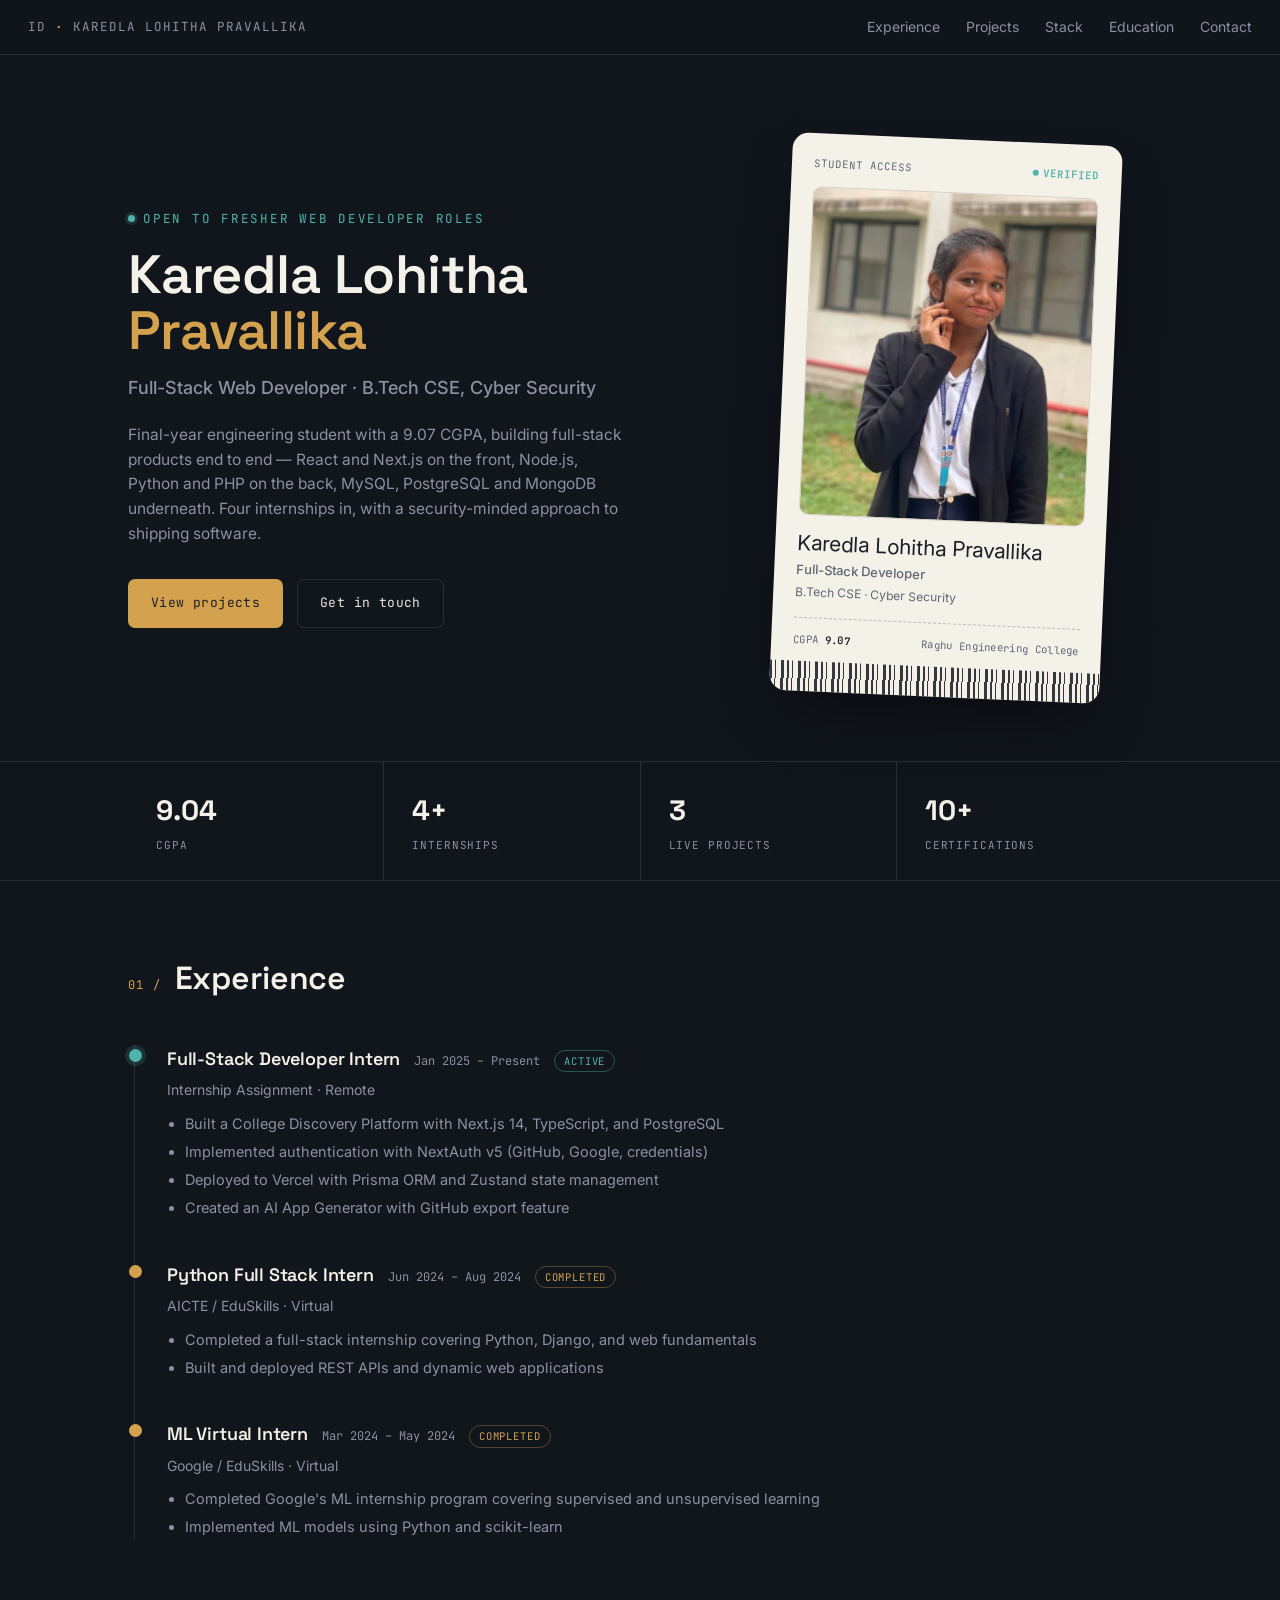
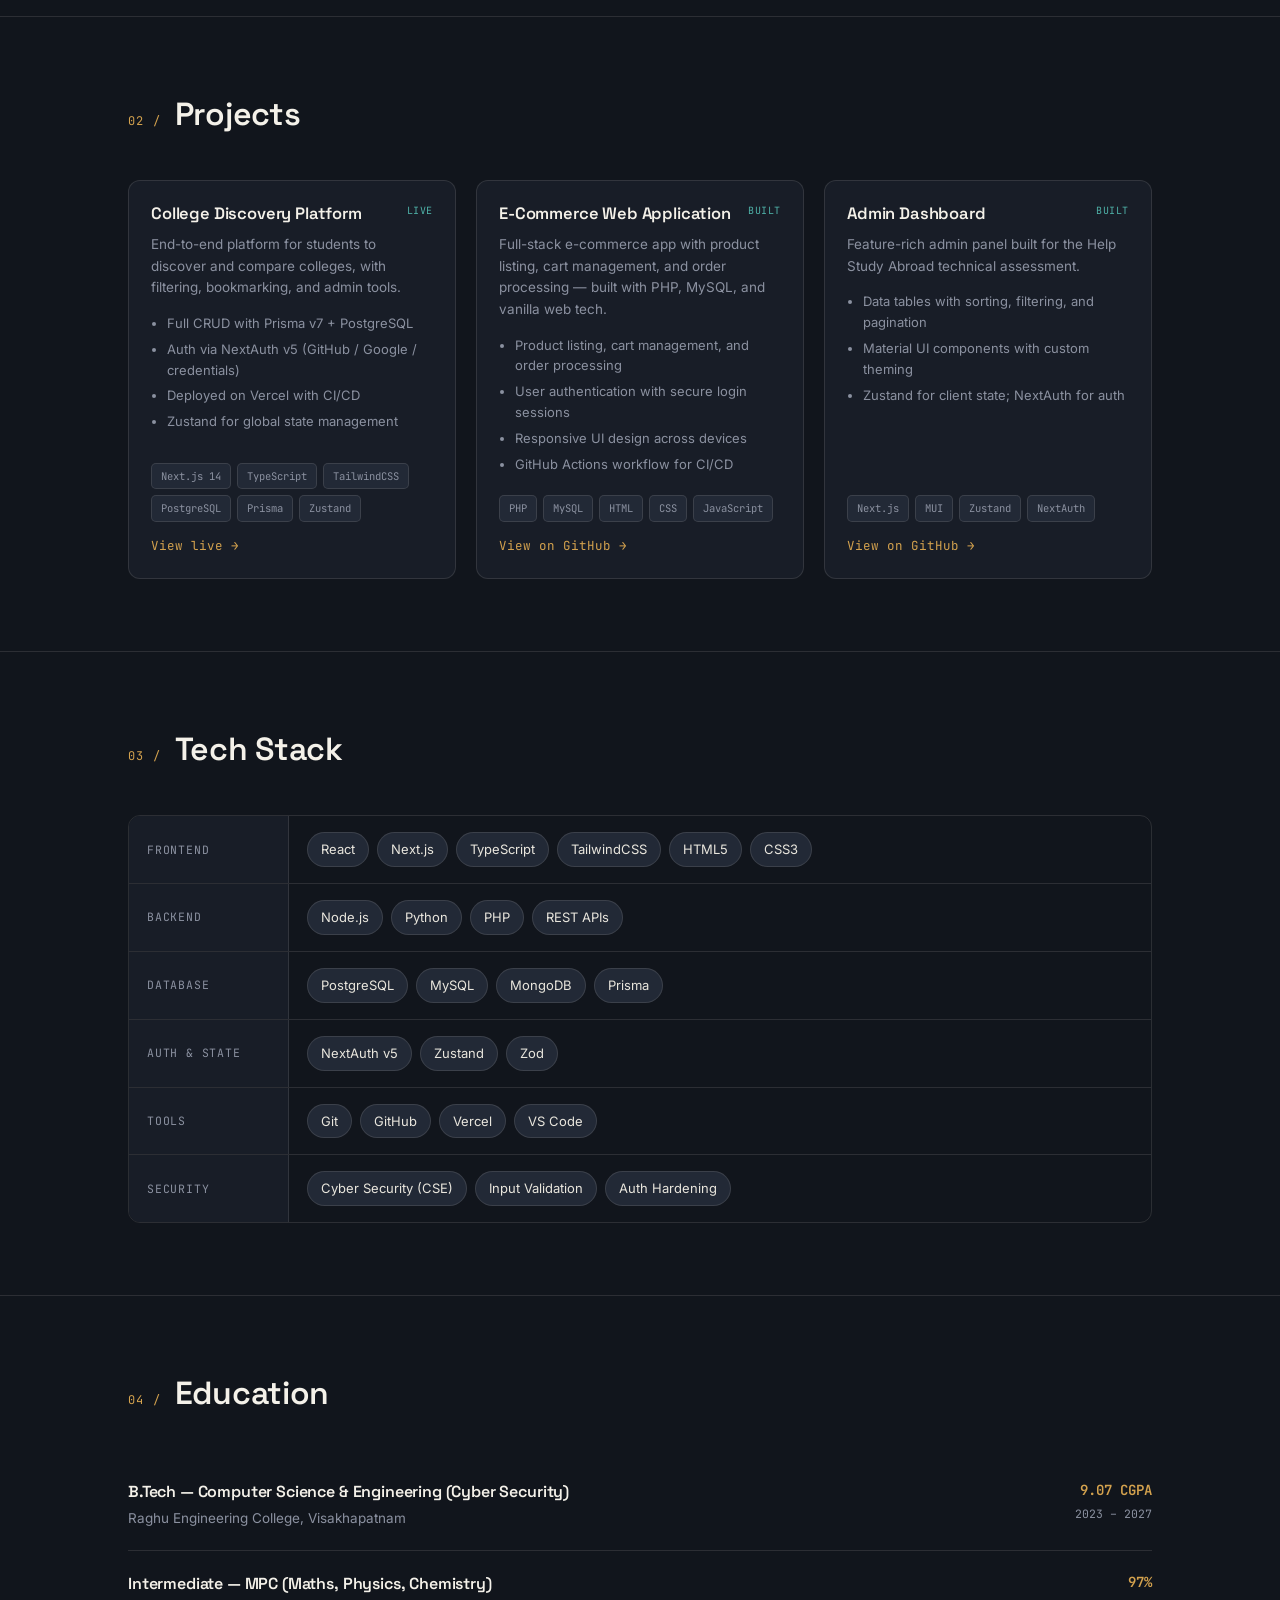
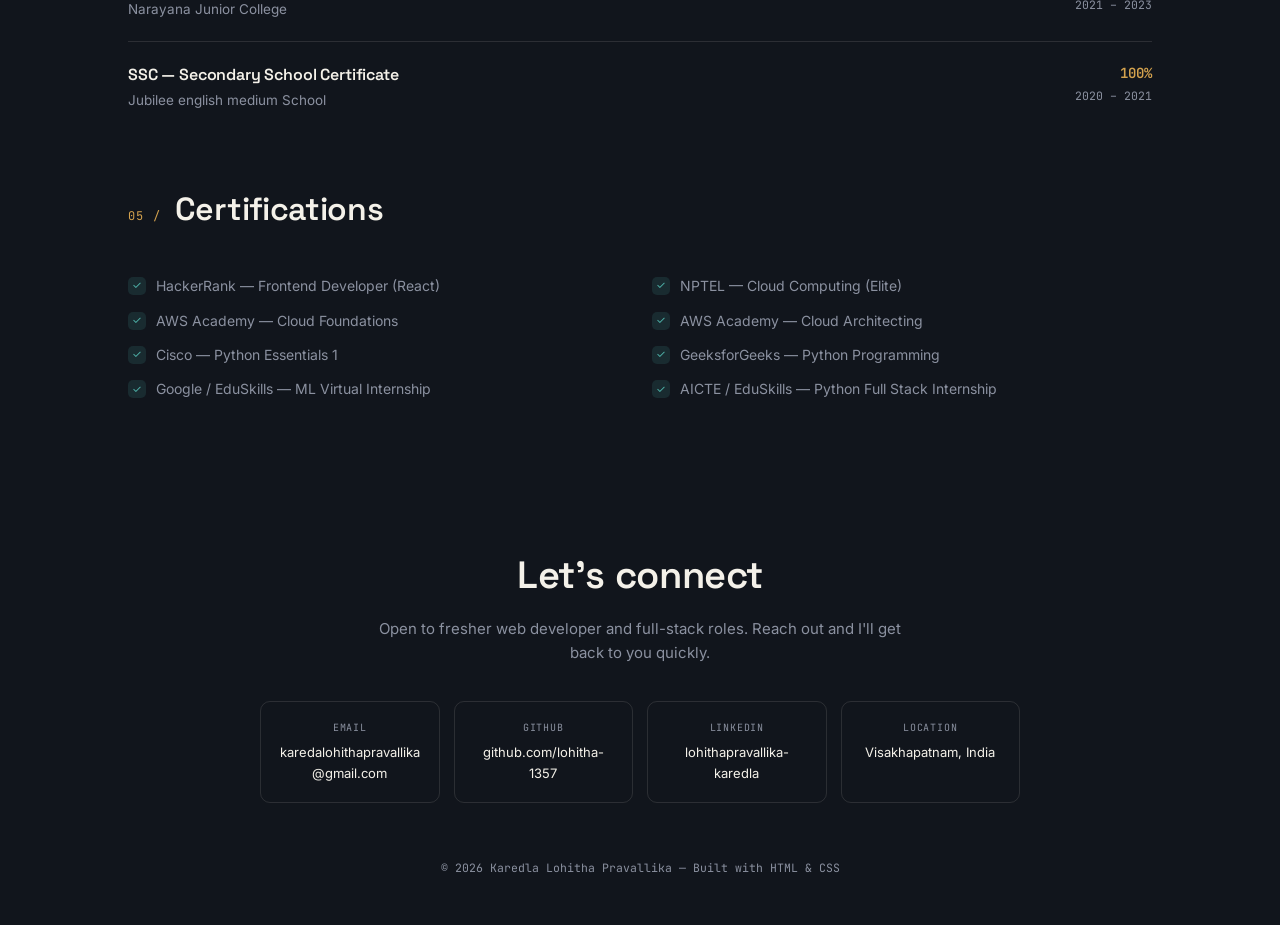
<file: index.html>
<!DOCTYPE html>
<html>
<head>
  
  <title>Karedla Lohitha Pravallika — Full Stack Developer</title>
  <meta name="description" content="Portfolio of Karedla Lohitha Pravallika, B.Tech CSE (Cyber Security) student and full-stack web developer.">

  <!-- Google Fonts: 3 typefaces with different roles
       Space Grotesk  → headings (personality)
       Inter          → body text (readable)
       JetBrains Mono → labels, tags, code (technical feel) -->
  <link rel="preconnect" href="https://fonts.googleapis.com">
  <link rel="preconnect" href="https://fonts.gstatic.com" crossorigin>
  <link href="https://fonts.googleapis.com/css2?family=Space+Grotesk:wght@400;500;600;700&family=Inter:wght@400;500;600&family=JetBrains+Mono:wght@400;500;600&display=swap" rel="stylesheet">

  <!-- All styles live in style.css — nothing inline here -->
  <link rel="stylesheet" href="style.css">
</head>
<body>


  <!-- =====================================================
       NAVIGATION BAR
       Sticky — stays at top as you scroll.
       ===================================================== -->
  <header class="nav">
    <div class="nav-inner">

      <!-- Left: identity label -->
      <div class="nav-id mono">ID <b>·</b> KAREDLA LOHITHA PRAVALLIKA</div>

      <!-- Right: section links -->
      <nav class="nav-links">
        <a href="#experience">Experience</a>
        <a href="#projects">Projects</a>
        <a href="#stack">Stack</a>
        <a href="#education">Education</a>
        <a href="#contact">Contact</a>
      </nav>

    </div>
  </header>


  <!-- =====================================================
       HERO SECTION
       Left: intro text + CTA buttons
       Right: ID badge card with photo
       ===================================================== -->
  <section class="hero">
    <div class="wrap hero-grid">

      <!-- LEFT COLUMN — text content -->
      <div>
        <!-- Small label above the name -->
        <div class="eyebrow">
          <span class="dot"></span>
          OPEN TO FRESHER WEB DEVELOPER ROLES
        </div>

        <!-- Main heading — last name in gold accent -->
        <h1>Karedla Lohitha <span>Pravallika</span></h1>

        <!-- One-liner role description -->
        <div class="hero-role">Full-Stack Web Developer · B.Tech CSE, Cyber Security</div>

        <!-- Short bio paragraph -->
        <p class="hero-summary">
          Final-year engineering student with a 9.07 CGPA, building full-stack products
          end to end — React and Next.js on the front, Node.js, Python and PHP on the back,
          MySQL, PostgreSQL and MongoDB underneath. Four internships in, with a
          security-minded approach to shipping software.
        </p>

        <!-- Call-to-action buttons -->
        <div class="hero-cta">
          <a class="btn btn-solid" href="#projects">View projects</a>
          <a class="btn btn-ghost" href="#contact">Get in touch</a>
        </div>
      </div><!-- /LEFT COLUMN -->


      <!-- RIGHT COLUMN — ID Badge card -->
      <div class="badge-stage">
        <div class="badge">

          <!-- Badge header row -->
          <div class="badge-top">
            <span>Student Access</span>
            <span class="live">Verified</span>
          </div>

          <!-- Profile photo -->
          <div class="badge-photo">
            <!--
              Replace the src with your actual photo URL or file path.
              The base64 data from the original has been removed here
              for readability — add it back or use a real image file.
              Example: <img src="photo.jpg" alt="Lohitha Pravallika">
            -->
            <img src="photo.jpeg" alt="Karedla Lohitha Pravallika">
          </div>

          <!-- Name and role on the badge -->
          <div class="badge-name">Karedla Lohitha Pravallika</div>
          <div class="badge-role">Full-Stack Developer</div>
          <div class="badge-sub">B.Tech CSE · Cyber Security</div>

          <!-- Dashed divider -->
          <hr class="badge-div">

          <!-- Footer row: CGPA + college -->
          <div class="badge-foot">
            <span>CGPA <b>9.07</b></span>
            <span>Raghu Engineering College</span>
          </div>

          <!-- Decorative barcode strip at the bottom -->
          <div class="barcode"></div>

        </div>
      </div><!-- /RIGHT COLUMN (badge) -->

    </div>
  </section><!-- /HERO -->


  <!-- =====================================================
       STATS STRIP
       Quick numbers at a glance.
       ===================================================== -->
  <div class="stats">
    <div class="wrap stats-inner">

      <div class="stat">
        <div class="num">9.04</div>
        <div class="lab">CGPA</div>
      </div>

      <div class="stat">
        <div class="num">4+</div>
        <div class="lab">Internships</div>
      </div>

      <div class="stat">
        <div class="num">3</div>
        <div class="lab">Live Projects</div>
      </div>

      <div class="stat">
        <div class="num">10+</div>
        <div class="lab">Certifications</div>
      </div>

    </div>
  </div><!-- /STATS -->


  <!-- =====================================================
       EXPERIENCE SECTION
       A vertical timeline of roles (log).
       Each item can be "active" (current) or "done" (past).
       ===================================================== -->
  <section id="experience">
    <div class="wrap">

      <!-- Section header -->
      <div class="sec-head reveal">
        <span class="sec-tag">01 /</span>
        <h2>Experience</h2>
      </div>

      <!-- Timeline container — left border is the vertical line -->
      <div class="log reveal">

        <!-- ── Active role (teal marker) ── -->
        <div class="log-item active">
          <div class="log-marker"></div>

          <div class="log-head">
            <h3>Full-Stack Developer Intern</h3>
            <span class="log-time">Jan 2025 – Present</span>
            <span class="log-status">Active</span>
          </div>

          <div class="log-org">Internship Assignment · Remote</div>

          <ul>
            <li>Built a College Discovery Platform with Next.js 14, TypeScript, and PostgreSQL</li>
            <li>Implemented authentication with NextAuth v5 (GitHub, Google, credentials)</li>
            <li>Deployed to Vercel with Prisma ORM and Zustand state management</li>
            <li>Created an AI App Generator with GitHub export feature</li>
          </ul>
        </div>

        <!-- ── Past role (gold marker) ── -->
        <div class="log-item done">
          <div class="log-marker"></div>

          <div class="log-head">
            <h3>Python Full Stack Intern</h3>
            <span class="log-time">Jun 2024 – Aug 2024</span>
            <span class="log-status">Completed</span>
          </div>

          <div class="log-org">AICTE / EduSkills · Virtual</div>

          <ul>
            <li>Completed a full-stack internship covering Python, Django, and web fundamentals</li>
            <li>Built and deployed REST APIs and dynamic web applications</li>
          </ul>
        </div>

        <!-- ── Past role ── -->
        <div class="log-item done">
          <div class="log-marker"></div>

          <div class="log-head">
            <h3>ML Virtual Intern</h3>
            <span class="log-time">Mar 2024 – May 2024</span>
            <span class="log-status">Completed</span>
          </div>

          <div class="log-org">Google / EduSkills · Virtual</div>

          <ul>
            <li>Completed Google's ML internship program covering supervised and unsupervised learning</li>
            <li>Implemented ML models using Python and scikit-learn</li>
          </ul>
        </div>

      </div><!-- /log -->

    </div>
  </section><!-- /EXPERIENCE -->


  <!-- =====================================================
       PROJECTS SECTION
       Three-column card grid.
       Each card: title, status, description, bullet points,
       tech tags, and a "View →" link.
       ===================================================== -->
  <section id="projects">
    <div class="wrap">

      <div class="sec-head reveal">
        <span class="sec-tag">02 /</span>
        <h2>Projects</h2>
      </div>

      <div class="proj-grid reveal">

        <!-- ── Project 1 ── -->
        <div class="proj-card">
          <div class="proj-top">
            <h3>College Discovery Platform</h3>
            <span class="proj-status">LIVE</span>
          </div>

          <p class="desc">
            End-to-end platform for students to discover and compare colleges,
            with filtering, bookmarking, and admin tools.
          </p>

          <ul>
            <li>Full CRUD with Prisma v7 + PostgreSQL</li>
            <li>Auth via NextAuth v5 (GitHub / Google / credentials)</li>
            <li>Deployed on Vercel with CI/CD</li>
            <li>Zustand for global state management</li>
          </ul>

          <!-- Tech stack tags -->
          <div class="tags">
            <span class="tag">Next.js 14</span>
            <span class="tag">TypeScript</span>
            <span class="tag">TailwindCSS</span>
            <span class="tag">PostgreSQL</span>
            <span class="tag">Prisma</span>
            <span class="tag">Zustand</span>
          </div>

          <a class="proj-link" href="https://college-discovery-app-nine.vercel.app" target="_blank">
            View live →
          </a>
        </div>

        <!-- ── Project 2 ── -->
<div class="proj-card">
  <div class="proj-top">
    <h3>E-Commerce Web Application</h3>
    <span class="proj-status">BUILT</span>
  </div>

  <p class="desc">
    Full-stack e-commerce app with product listing, cart management,
    and order processing — built with PHP, MySQL, and vanilla web tech.
  </p>

  <ul>
    <li>Product listing, cart management, and order processing</li>
    <li>User authentication with secure login sessions</li>
    <li>Responsive UI design across devices</li>
    <li>GitHub Actions workflow for CI/CD</li>
  </ul>

  <div class="tags">
    <span class="tag">PHP</span>
    <span class="tag">MySQL</span>
    <span class="tag">HTML</span>
    <span class="tag">CSS</span>
    <span class="tag">JavaScript</span>
  </div>

  <a class="proj-link" href="https://github.com/lohitha-1357/all-in-one-store" target="_blank">
    View on GitHub →
  </a>
</div>
         

        <!-- ── Project 3 ── -->
        <div class="proj-card">
          <div class="proj-top">
            <h3>Admin Dashboard</h3>
            <span class="proj-status">BUILT</span>
          </div>

          <p class="desc">
            Feature-rich admin panel built for the Help Study Abroad technical assessment.
          </p>

          <ul>
            <li>Data tables with sorting, filtering, and pagination</li>
            <li>Material UI components with custom theming</li>
            <li>Zustand for client state; NextAuth for auth</li>
          </ul>

          <div class="tags">
            <span class="tag">Next.js</span>
            <span class="tag">MUI</span>
            <span class="tag">Zustand</span>
            <span class="tag">NextAuth</span>
          </div>

          <a class="proj-link" href="https://github.com/lohitha-1357/help-study-abroad" target="_blank">
            View on GitHub →
          </a>
        </div>

      </div><!-- /proj-grid -->

    </div>
  </section><!-- /PROJECTS -->


  <!-- =====================================================
       SKILLS / TECH STACK SECTION
       Table-style layout: category label | chips
       ===================================================== -->
  <section id="stack">
    <div class="wrap">

      <div class="sec-head reveal">
        <span class="sec-tag">03 /</span>
        <h2>Tech Stack</h2>
      </div>

      <!-- The stack "table" -->
      <div class="stack reveal">

        <div class="stack-row">
          <div class="stack-label">Frontend</div>
          <div class="stack-items">
            <span class="chip">React</span>
            <span class="chip">Next.js</span>
            <span class="chip">TypeScript</span>
            <span class="chip">TailwindCSS</span>
            <span class="chip">HTML5</span>
            <span class="chip">CSS3</span>
          </div>
        </div>

        <div class="stack-row">
          <div class="stack-label">Backend</div>
          <div class="stack-items">
            <span class="chip">Node.js</span>
            <span class="chip">Python</span>
            <span class="chip">PHP</span>
            <span class="chip">REST APIs</span>
          </div>
        </div>

        <div class="stack-row">
          <div class="stack-label">Database</div>
          <div class="stack-items">
            <span class="chip">PostgreSQL</span>
            <span class="chip">MySQL</span>
            <span class="chip">MongoDB</span>
            <span class="chip">Prisma</span>
          </div>
        </div>

        <div class="stack-row">
          <div class="stack-label">Auth & State</div>
          <div class="stack-items">
            <span class="chip">NextAuth v5</span>
            <span class="chip">Zustand</span>
            <span class="chip">Zod</span>
          </div>
        </div>

        <div class="stack-row">
          <div class="stack-label">Tools</div>
          <div class="stack-items">
            <span class="chip">Git</span>
            <span class="chip">GitHub</span>
            <span class="chip">Vercel</span>
            <span class="chip">VS Code</span>
            
          </div>
        </div>

        <div class="stack-row">
          <div class="stack-label">Security</div>
          <div class="stack-items">
            <span class="chip">Cyber Security (CSE)</span>
            <span class="chip">Input Validation</span>
            <span class="chip">Auth Hardening</span>
          </div>
        </div>

      </div><!-- /stack -->

    </div>
  </section><!-- /STACK -->


  <!-- =====================================================
       EDUCATION SECTION
       List of qualifications with score and year.
       ===================================================== -->
  <section id="education">
    <div class="wrap">

      <div class="sec-head reveal">
        <span class="sec-tag">04 /</span>
        <h2>Education</h2>
      </div>

      <div class="edu-list reveal">

        <!-- ── B.Tech ── -->
        <div class="edu-item">
          <div>
            <h3>B.Tech — Computer Science & Engineering (Cyber Security)</h3>
            <div class="org">Raghu Engineering College, Visakhapatnam</div>
          </div>
          <div>
            <div class="edu-score">9.07 CGPA</div>
            <div class="edu-time">2023 – 2027</div>
          </div>
        </div>

        <!-- ── Intermediate ── -->
        <div class="edu-item">
          <div>
            <h3>Intermediate — MPC (Maths, Physics, Chemistry)</h3>
            <div class="org">Narayana Junior College</div>
          </div>
          <div>
            <div class="edu-score">97%</div>
            <div class="edu-time">2021 – 2023</div>
          </div>
        </div>

        <!-- ── SSC ── -->
        <div class="edu-item">
          <div>
            <h3>SSC — Secondary School Certificate</h3>
            <div class="org">Jubilee english medium School</div>
          </div>
          <div>
            <div class="edu-score">100%</div>
            <div class="edu-time">2020 – 2021</div>
          </div>
        </div>

      </div><!-- /edu-list -->


      <!-- ── Certifications / Achievements ── -->
      <div class="sec-head reveal" style="margin-top: 52px;">
        <span class="sec-tag">05 /</span>
        <h2>Certifications</h2>
      </div>

      <div class="ach-grid reveal">

        <div class="ach-item">
          <div class="ach-check">✓</div>
          <span>HackerRank — Frontend Developer (React)</span>
        </div>

        <div class="ach-item">
          <div class="ach-check">✓</div>
          <span>NPTEL — Cloud Computing (Elite)</span>
        </div>

        <div class="ach-item">
          <div class="ach-check">✓</div>
          <span>AWS Academy — Cloud Foundations</span>
        </div>

        <div class="ach-item">
          <div class="ach-check">✓</div>
          <span>AWS Academy — Cloud Architecting</span>
        </div>

        <div class="ach-item">
          <div class="ach-check">✓</div>
          <span>Cisco — Python Essentials 1</span>
        </div>

        <div class="ach-item">
          <div class="ach-check">✓</div>
          <span>GeeksforGeeks — Python Programming</span>
        </div>

        <div class="ach-item">
          <div class="ach-check">✓</div>
          <span>Google / EduSkills — ML Virtual Internship</span>
        </div>

        <div class="ach-item">
          <div class="ach-check">✓</div>
          <span>AICTE / EduSkills — Python Full Stack Internship</span>
        </div>

      </div><!-- /ach-grid -->

    </div>
  </section><!-- /EDUCATION -->


  <!-- =====================================================
       FOOTER / CONTACT SECTION
       4 contact cards + copyright line.
       ===================================================== -->
  <footer id="contact">
    <div class="wrap">

      <!-- Centered heading + subtitle -->
      <div class="contact-head reveal">
        <h2>Let's connect</h2>
        <p>
          Open to fresher web developer and full-stack roles.
          Reach out and I'll get back to you quickly.
        </p>
      </div>

      <!-- 4 contact cards -->
      <div class="contact-grid reveal">

        <a class="contact-card" href="mailto:karedalohithapravallika@gmail.com">
          <div class="clab">Email</div>
          <div class="cval">karedalohithapravallika@gmail.com</div>
        </a>

        <a class="contact-card" href="https://github.com/lohitha-1357" target="_blank">
          <div class="clab">GitHub</div>
          <div class="cval">github.com/lohitha-1357</div>
        </a>

        <a class="contact-card" href="https://linkedin.com/in/lohithapravallika-karedla6a2ba1343" target="_blank">
          <div class="clab">LinkedIn</div>
          <div class="cval">lohithapravallika-karedla</div>
        </a>

        <div class="contact-card">
          <div class="clab">Location</div>
          <div class="cval">Visakhapatnam, India</div>
        </div>

      </div><!-- /contact-grid -->

      <!-- Copyright -->
      <div class="foot-bottom">
        © 2026 Karedla Lohitha Pravallika — Built with HTML &amp; CSS
      </div>

    </div>
  </footer><!-- /FOOTER -->


  <!-- =====================================================
       SCROLL-REVEAL SCRIPT
       Watches for elements with class "reveal".
       When they enter the viewport, adds class "in"
       which triggers the CSS opacity + translateY transition.
       ===================================================== -->
  <script>
    // IntersectionObserver fires when an element enters/exits the viewport
    const observer = new IntersectionObserver(
      (entries) => {
        entries.forEach((entry) => {
          if (entry.isIntersecting) {
            entry.target.classList.add('in');   // trigger the CSS animation
            observer.unobserve(entry.target);   // only animate once
          }
        });
      },
      { threshold: 0.12 }   // fire when 12% of the element is visible
    );

    // Watch every element that has the "reveal" class
    document.querySelectorAll('.reveal').forEach((el) => observer.observe(el));
  </script>


</body>
</html>
</file>
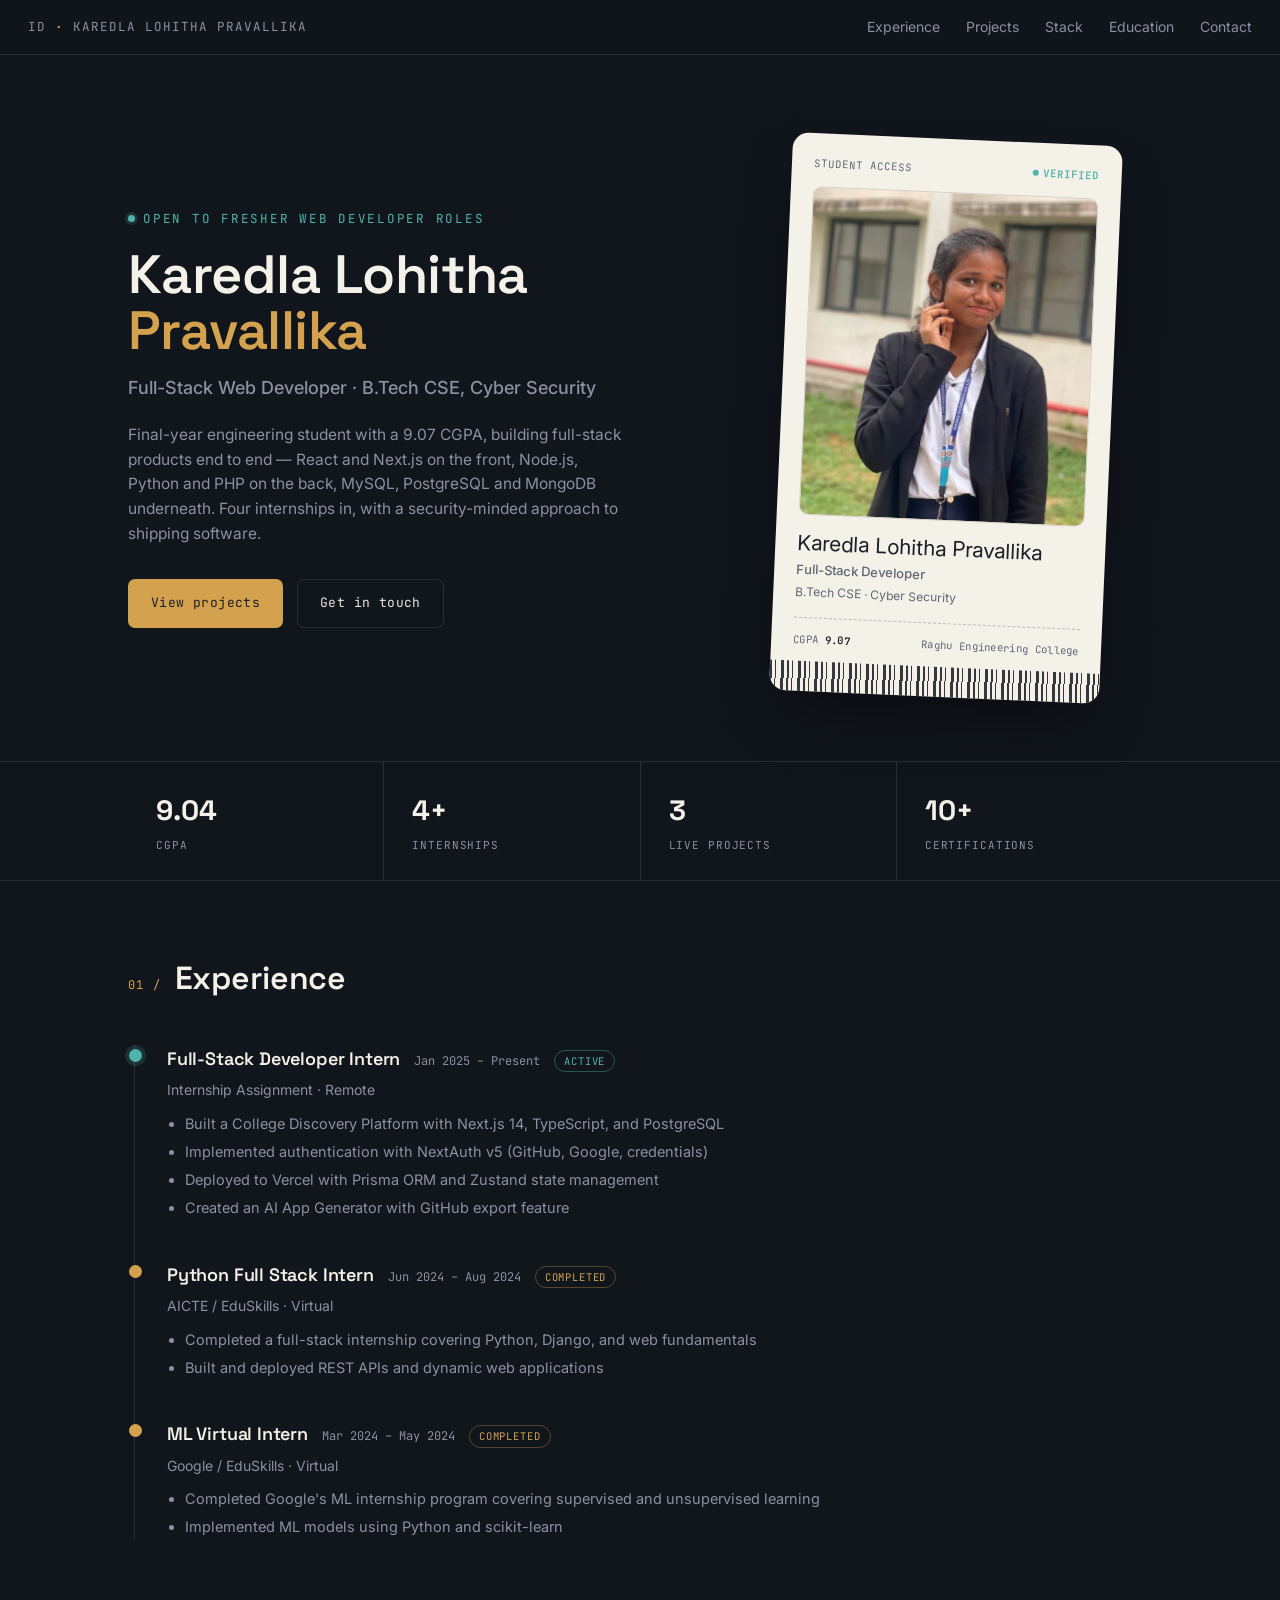
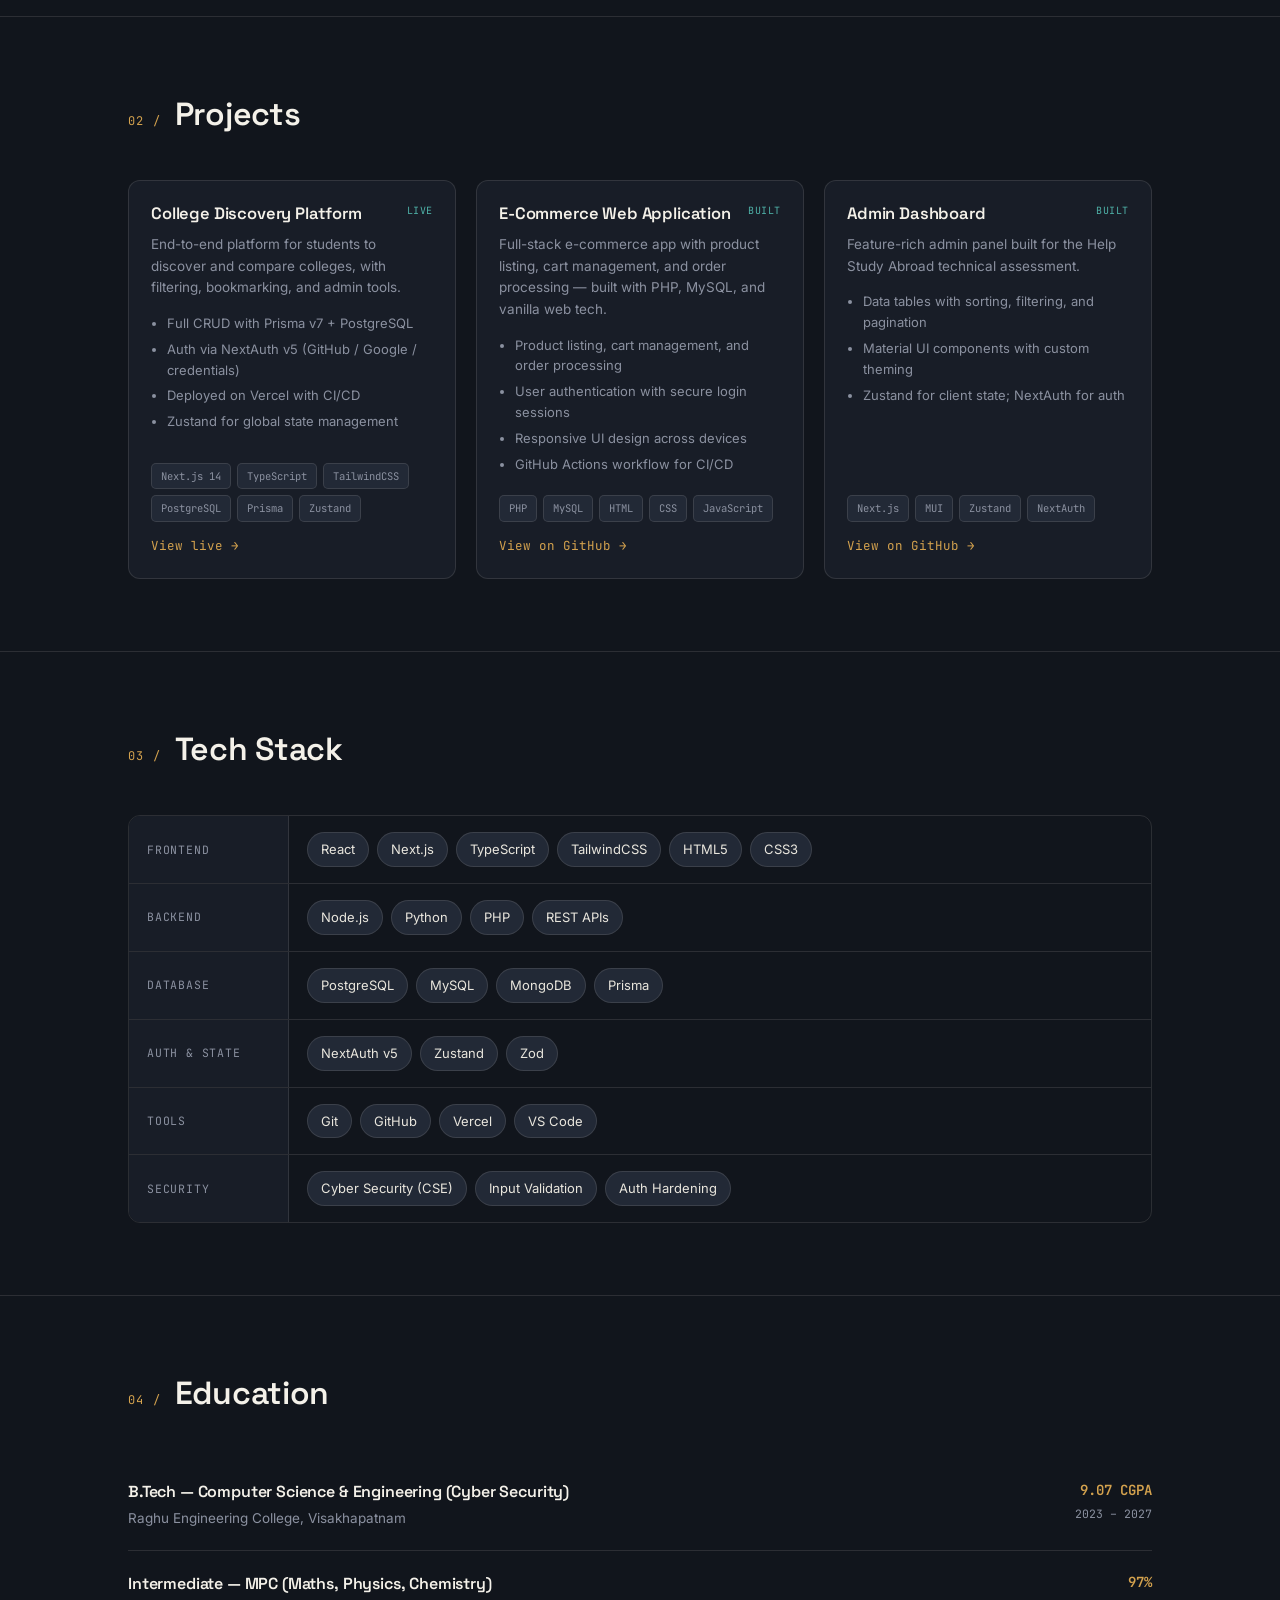
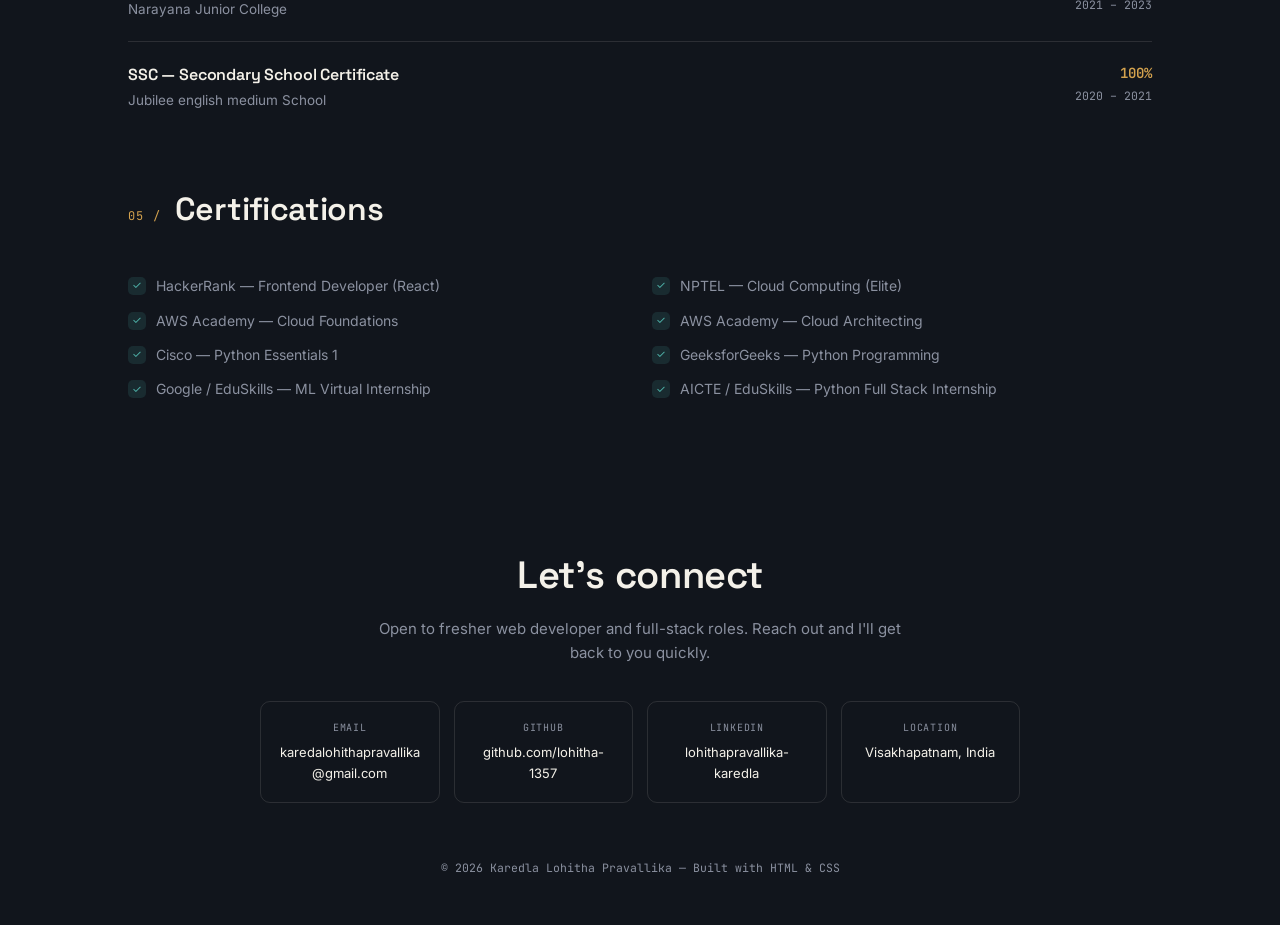
<file: port.html>
<!DOCTYPE html>
<html>
<head>
  
  <title>Karedla Lohitha Pravallika — Full Stack Developer</title>
  <meta name="description" content="Portfolio of Karedla Lohitha Pravallika, B.Tech CSE (Cyber Security) student and full-stack web developer.">

  <!-- Google Fonts: 3 typefaces with different roles
       Space Grotesk  → headings (personality)
       Inter          → body text (readable)
       JetBrains Mono → labels, tags, code (technical feel) -->
  <link rel="preconnect" href="https://fonts.googleapis.com">
  <link rel="preconnect" href="https://fonts.gstatic.com" crossorigin>
  <link href="https://fonts.googleapis.com/css2?family=Space+Grotesk:wght@400;500;600;700&family=Inter:wght@400;500;600&family=JetBrains+Mono:wght@400;500;600&display=swap" rel="stylesheet">

  <!-- All styles live in style.css — nothing inline here -->
  <link rel="stylesheet" href="style.css">
</head>
<body>


  <!-- =====================================================
       NAVIGATION BAR
       Sticky — stays at top as you scroll.
       ===================================================== -->
  <header class="nav">
    <div class="nav-inner">

      <!-- Left: identity label -->
      <div class="nav-id mono">ID <b>·</b> KAREDLA LOHITHA PRAVALLIKA</div>

      <!-- Right: section links -->
      <nav class="nav-links">
        <a href="#experience">Experience</a>
        <a href="#projects">Projects</a>
        <a href="#stack">Stack</a>
        <a href="#education">Education</a>
        <a href="#contact">Contact</a>
      </nav>

    </div>
  </header>


  <!-- =====================================================
       HERO SECTION
       Left: intro text + CTA buttons
       Right: ID badge card with photo
       ===================================================== -->
  <section class="hero">
    <div class="wrap hero-grid">

      <!-- LEFT COLUMN — text content -->
      <div>
        <!-- Small label above the name -->
        <div class="eyebrow">
          <span class="dot"></span>
          OPEN TO FRESHER WEB DEVELOPER ROLES
        </div>

        <!-- Main heading — last name in gold accent -->
        <h1>Karedla Lohitha <span>Pravallika</span></h1>

        <!-- One-liner role description -->
        <div class="hero-role">Full-Stack Web Developer · B.Tech CSE, Cyber Security</div>

        <!-- Short bio paragraph -->
        <p class="hero-summary">
          Final-year engineering student with a 9.07 CGPA, building full-stack products
          end to end — React and Next.js on the front, Node.js, Python and PHP on the back,
          MySQL, PostgreSQL and MongoDB underneath. Four internships in, with a
          security-minded approach to shipping software.
        </p>

        <!-- Call-to-action buttons -->
        <div class="hero-cta">
          <a class="btn btn-solid" href="#projects">View projects</a>
          <a class="btn btn-ghost" href="#contact">Get in touch</a>
        </div>
      </div><!-- /LEFT COLUMN -->


      <!-- RIGHT COLUMN — ID Badge card -->
      <div class="badge-stage">
        <div class="badge">

          <!-- Badge header row -->
          <div class="badge-top">
            <span>Student Access</span>
            <span class="live">Verified</span>
          </div>

          <!-- Profile photo -->
          <div class="badge-photo">
            <!--
              Replace the src with your actual photo URL or file path.
              The base64 data from the original has been removed here
              for readability — add it back or use a real image file.
              Example: <img src="photo.jpg" alt="Lohitha Pravallika">
            -->
            <img src="photo.jpeg" alt="Karedla Lohitha Pravallika">
          </div>

          <!-- Name and role on the badge -->
          <div class="badge-name">Karedla Lohitha Pravallika</div>
          <div class="badge-role">Full-Stack Developer</div>
          <div class="badge-sub">B.Tech CSE · Cyber Security</div>

          <!-- Dashed divider -->
          <hr class="badge-div">

          <!-- Footer row: CGPA + college -->
          <div class="badge-foot">
            <span>CGPA <b>9.07</b></span>
            <span>Raghu Engineering College</span>
          </div>

          <!-- Decorative barcode strip at the bottom -->
          <div class="barcode"></div>

        </div>
      </div><!-- /RIGHT COLUMN (badge) -->

    </div>
  </section><!-- /HERO -->


  <!-- =====================================================
       STATS STRIP
       Quick numbers at a glance.
       ===================================================== -->
  <div class="stats">
    <div class="wrap stats-inner">

      <div class="stat">
        <div class="num">9.04</div>
        <div class="lab">CGPA</div>
      </div>

      <div class="stat">
        <div class="num">4+</div>
        <div class="lab">Internships</div>
      </div>

      <div class="stat">
        <div class="num">3</div>
        <div class="lab">Live Projects</div>
      </div>

      <div class="stat">
        <div class="num">10+</div>
        <div class="lab">Certifications</div>
      </div>

    </div>
  </div><!-- /STATS -->


  <!-- =====================================================
       EXPERIENCE SECTION
       A vertical timeline of roles (log).
       Each item can be "active" (current) or "done" (past).
       ===================================================== -->
  <section id="experience">
    <div class="wrap">

      <!-- Section header -->
      <div class="sec-head reveal">
        <span class="sec-tag">01 /</span>
        <h2>Experience</h2>
      </div>

      <!-- Timeline container — left border is the vertical line -->
      <div class="log reveal">

        <!-- ── Active role (teal marker) ── -->
        <div class="log-item active">
          <div class="log-marker"></div>

          <div class="log-head">
            <h3>Full-Stack Developer Intern</h3>
            <span class="log-time">Jan 2025 – Present</span>
            <span class="log-status">Active</span>
          </div>

          <div class="log-org">Internship Assignment · Remote</div>

          <ul>
            <li>Built a College Discovery Platform with Next.js 14, TypeScript, and PostgreSQL</li>
            <li>Implemented authentication with NextAuth v5 (GitHub, Google, credentials)</li>
            <li>Deployed to Vercel with Prisma ORM and Zustand state management</li>
            <li>Created an AI App Generator with GitHub export feature</li>
          </ul>
        </div>

        <!-- ── Past role (gold marker) ── -->
        <div class="log-item done">
          <div class="log-marker"></div>

          <div class="log-head">
            <h3>Python Full Stack Intern</h3>
            <span class="log-time">Jun 2024 – Aug 2024</span>
            <span class="log-status">Completed</span>
          </div>

          <div class="log-org">AICTE / EduSkills · Virtual</div>

          <ul>
            <li>Completed a full-stack internship covering Python, Django, and web fundamentals</li>
            <li>Built and deployed REST APIs and dynamic web applications</li>
          </ul>
        </div>

        <!-- ── Past role ── -->
        <div class="log-item done">
          <div class="log-marker"></div>

          <div class="log-head">
            <h3>ML Virtual Intern</h3>
            <span class="log-time">Mar 2024 – May 2024</span>
            <span class="log-status">Completed</span>
          </div>

          <div class="log-org">Google / EduSkills · Virtual</div>

          <ul>
            <li>Completed Google's ML internship program covering supervised and unsupervised learning</li>
            <li>Implemented ML models using Python and scikit-learn</li>
          </ul>
        </div>

      </div><!-- /log -->

    </div>
  </section><!-- /EXPERIENCE -->


  <!-- =====================================================
       PROJECTS SECTION
       Three-column card grid.
       Each card: title, status, description, bullet points,
       tech tags, and a "View →" link.
       ===================================================== -->
  <section id="projects">
    <div class="wrap">

      <div class="sec-head reveal">
        <span class="sec-tag">02 /</span>
        <h2>Projects</h2>
      </div>

      <div class="proj-grid reveal">

        <!-- ── Project 1 ── -->
        <div class="proj-card">
          <div class="proj-top">
            <h3>College Discovery Platform</h3>
            <span class="proj-status">LIVE</span>
          </div>

          <p class="desc">
            End-to-end platform for students to discover and compare colleges,
            with filtering, bookmarking, and admin tools.
          </p>

          <ul>
            <li>Full CRUD with Prisma v7 + PostgreSQL</li>
            <li>Auth via NextAuth v5 (GitHub / Google / credentials)</li>
            <li>Deployed on Vercel with CI/CD</li>
            <li>Zustand for global state management</li>
          </ul>

          <!-- Tech stack tags -->
          <div class="tags">
            <span class="tag">Next.js 14</span>
            <span class="tag">TypeScript</span>
            <span class="tag">TailwindCSS</span>
            <span class="tag">PostgreSQL</span>
            <span class="tag">Prisma</span>
            <span class="tag">Zustand</span>
          </div>

          <a class="proj-link" href="https://college-discovery-app-nine.vercel.app" target="_blank">
            View live →
          </a>
        </div>

        <!-- ── Project 2 ── -->
<div class="proj-card">
  <div class="proj-top">
    <h3>E-Commerce Web Application</h3>
    <span class="proj-status">BUILT</span>
  </div>

  <p class="desc">
    Full-stack e-commerce app with product listing, cart management,
    and order processing — built with PHP, MySQL, and vanilla web tech.
  </p>

  <ul>
    <li>Product listing, cart management, and order processing</li>
    <li>User authentication with secure login sessions</li>
    <li>Responsive UI design across devices</li>
    <li>GitHub Actions workflow for CI/CD</li>
  </ul>

  <div class="tags">
    <span class="tag">PHP</span>
    <span class="tag">MySQL</span>
    <span class="tag">HTML</span>
    <span class="tag">CSS</span>
    <span class="tag">JavaScript</span>
  </div>

  <a class="proj-link" href="https://github.com/lohitha-1357/all-in-one-store" target="_blank">
    View on GitHub →
  </a>
</div>
         

        <!-- ── Project 3 ── -->
        <div class="proj-card">
          <div class="proj-top">
            <h3>Admin Dashboard</h3>
            <span class="proj-status">BUILT</span>
          </div>

          <p class="desc">
            Feature-rich admin panel built for the Help Study Abroad technical assessment.
          </p>

          <ul>
            <li>Data tables with sorting, filtering, and pagination</li>
            <li>Material UI components with custom theming</li>
            <li>Zustand for client state; NextAuth for auth</li>
          </ul>

          <div class="tags">
            <span class="tag">Next.js</span>
            <span class="tag">MUI</span>
            <span class="tag">Zustand</span>
            <span class="tag">NextAuth</span>
          </div>

          <a class="proj-link" href="https://github.com/lohitha-1357/help-study-abroad" target="_blank">
            View on GitHub →
          </a>
        </div>

      </div><!-- /proj-grid -->

    </div>
  </section><!-- /PROJECTS -->


  <!-- =====================================================
       SKILLS / TECH STACK SECTION
       Table-style layout: category label | chips
       ===================================================== -->
  <section id="stack">
    <div class="wrap">

      <div class="sec-head reveal">
        <span class="sec-tag">03 /</span>
        <h2>Tech Stack</h2>
      </div>

      <!-- The stack "table" -->
      <div class="stack reveal">

        <div class="stack-row">
          <div class="stack-label">Frontend</div>
          <div class="stack-items">
            <span class="chip">React</span>
            <span class="chip">Next.js</span>
            <span class="chip">TypeScript</span>
            <span class="chip">TailwindCSS</span>
            <span class="chip">HTML5</span>
            <span class="chip">CSS3</span>
          </div>
        </div>

        <div class="stack-row">
          <div class="stack-label">Backend</div>
          <div class="stack-items">
            <span class="chip">Node.js</span>
            <span class="chip">Python</span>
            <span class="chip">PHP</span>
            <span class="chip">REST APIs</span>
          </div>
        </div>

        <div class="stack-row">
          <div class="stack-label">Database</div>
          <div class="stack-items">
            <span class="chip">PostgreSQL</span>
            <span class="chip">MySQL</span>
            <span class="chip">MongoDB</span>
            <span class="chip">Prisma</span>
          </div>
        </div>

        <div class="stack-row">
          <div class="stack-label">Auth & State</div>
          <div class="stack-items">
            <span class="chip">NextAuth v5</span>
            <span class="chip">Zustand</span>
            <span class="chip">Zod</span>
          </div>
        </div>

        <div class="stack-row">
          <div class="stack-label">Tools</div>
          <div class="stack-items">
            <span class="chip">Git</span>
            <span class="chip">GitHub</span>
            <span class="chip">Vercel</span>
            <span class="chip">VS Code</span>
            
          </div>
        </div>

        <div class="stack-row">
          <div class="stack-label">Security</div>
          <div class="stack-items">
            <span class="chip">Cyber Security (CSE)</span>
            <span class="chip">Input Validation</span>
            <span class="chip">Auth Hardening</span>
          </div>
        </div>

      </div><!-- /stack -->

    </div>
  </section><!-- /STACK -->


  <!-- =====================================================
       EDUCATION SECTION
       List of qualifications with score and year.
       ===================================================== -->
  <section id="education">
    <div class="wrap">

      <div class="sec-head reveal">
        <span class="sec-tag">04 /</span>
        <h2>Education</h2>
      </div>

      <div class="edu-list reveal">

        <!-- ── B.Tech ── -->
        <div class="edu-item">
          <div>
            <h3>B.Tech — Computer Science & Engineering (Cyber Security)</h3>
            <div class="org">Raghu Engineering College, Visakhapatnam</div>
          </div>
          <div>
            <div class="edu-score">9.07 CGPA</div>
            <div class="edu-time">2023 – 2027</div>
          </div>
        </div>

        <!-- ── Intermediate ── -->
        <div class="edu-item">
          <div>
            <h3>Intermediate — MPC (Maths, Physics, Chemistry)</h3>
            <div class="org">Narayana Junior College</div>
          </div>
          <div>
            <div class="edu-score">97%</div>
            <div class="edu-time">2021 – 2023</div>
          </div>
        </div>

        <!-- ── SSC ── -->
        <div class="edu-item">
          <div>
            <h3>SSC — Secondary School Certificate</h3>
            <div class="org">Jubilee english medium School</div>
          </div>
          <div>
            <div class="edu-score">100%</div>
            <div class="edu-time">2020 – 2021</div>
          </div>
        </div>

      </div><!-- /edu-list -->


      <!-- ── Certifications / Achievements ── -->
      <div class="sec-head reveal" style="margin-top: 52px;">
        <span class="sec-tag">05 /</span>
        <h2>Certifications</h2>
      </div>

      <div class="ach-grid reveal">

        <div class="ach-item">
          <div class="ach-check">✓</div>
          <span>HackerRank — Frontend Developer (React)</span>
        </div>

        <div class="ach-item">
          <div class="ach-check">✓</div>
          <span>NPTEL — Cloud Computing (Elite)</span>
        </div>

        <div class="ach-item">
          <div class="ach-check">✓</div>
          <span>AWS Academy — Cloud Foundations</span>
        </div>

        <div class="ach-item">
          <div class="ach-check">✓</div>
          <span>AWS Academy — Cloud Architecting</span>
        </div>

        <div class="ach-item">
          <div class="ach-check">✓</div>
          <span>Cisco — Python Essentials 1</span>
        </div>

        <div class="ach-item">
          <div class="ach-check">✓</div>
          <span>GeeksforGeeks — Python Programming</span>
        </div>

        <div class="ach-item">
          <div class="ach-check">✓</div>
          <span>Google / EduSkills — ML Virtual Internship</span>
        </div>

        <div class="ach-item">
          <div class="ach-check">✓</div>
          <span>AICTE / EduSkills — Python Full Stack Internship</span>
        </div>

      </div><!-- /ach-grid -->

    </div>
  </section><!-- /EDUCATION -->


  <!-- =====================================================
       FOOTER / CONTACT SECTION
       4 contact cards + copyright line.
       ===================================================== -->
  <footer id="contact">
    <div class="wrap">

      <!-- Centered heading + subtitle -->
      <div class="contact-head reveal">
        <h2>Let's connect</h2>
        <p>
          Open to fresher web developer and full-stack roles.
          Reach out and I'll get back to you quickly.
        </p>
      </div>

      <!-- 4 contact cards -->
      <div class="contact-grid reveal">

        <a class="contact-card" href="mailto:karedalohithapravallika@gmail.com">
          <div class="clab">Email</div>
          <div class="cval">karedalohithapravallika@gmail.com</div>
        </a>

        <a class="contact-card" href="https://github.com/lohitha-1357" target="_blank">
          <div class="clab">GitHub</div>
          <div class="cval">github.com/lohitha-1357</div>
        </a>

        <a class="contact-card" href="https://linkedin.com/in/lohithapravallika-karedla6a2ba1343" target="_blank">
          <div class="clab">LinkedIn</div>
          <div class="cval">lohithapravallika-karedla</div>
        </a>

        <div class="contact-card">
          <div class="clab">Location</div>
          <div class="cval">Visakhapatnam, India</div>
        </div>

      </div><!-- /contact-grid -->

      <!-- Copyright -->
      <div class="foot-bottom">
        © 2026 Karedla Lohitha Pravallika — Built with HTML &amp; CSS
      </div>

    </div>
  </footer><!-- /FOOTER -->


  <!-- =====================================================
       SCROLL-REVEAL SCRIPT
       Watches for elements with class "reveal".
       When they enter the viewport, adds class "in"
       which triggers the CSS opacity + translateY transition.
       ===================================================== -->
  <script>
    // IntersectionObserver fires when an element enters/exits the viewport
    const observer = new IntersectionObserver(
      (entries) => {
        entries.forEach((entry) => {
          if (entry.isIntersecting) {
            entry.target.classList.add('in');   // trigger the CSS animation
            observer.unobserve(entry.target);   // only animate once
          }
        });
      },
      { threshold: 0.12 }   // fire when 12% of the element is visible
    );

    // Watch every element that has the "reveal" class
    document.querySelectorAll('.reveal').forEach((el) => observer.observe(el));
  </script>


</body>
</html>
</file>
<file: style.css>
/* ============================================================
   PORTFOLIO — style.css
   Karedla Lohitha Pravallika
   ============================================================ */


/* ============================================================
   1. CSS VARIABLES (Design Tokens)
   Define colors, fonts, and max-width in one place so you can
   change the whole look just by editing here.
   ============================================================ */
:root {
  /* Background shades — dark theme */
  --ink:       #11151C;   /* darkest background (body) */
  --ink-2:     #181D27;   /* card backgrounds */
  --ink-3:     #222936;   /* chip / tag backgrounds */

  /* Paper shades — used for the badge (light card) */
  --paper:     #F4F1E9;
  --paper-dim: #E7E2D5;

  /* Accent colors */
  --gold:      #D4A24E;   /* primary accent — headings, buttons */
  --teal:      #4FB3A9;   /* secondary accent — active states, links */

  /* Text colors (on dark backgrounds) */
  --text:      #E9E6DD;   /* primary text */
  --text-dim:  #8B91A0;   /* secondary / muted text */

  /* Text colors (on light/paper backgrounds) */
  --text-dark:     #1B1F27;
  --text-dark-dim: #5C6773;

  /* Subtle border line */
  --rule: rgba(233, 230, 221, 0.12);

  /* Max page width */
  --maxw: 1080px;
}


/* ============================================================
   2. RESET & BASE
   ============================================================ */
* {
  box-sizing: border-box;
}

html {
  scroll-behavior: smooth;   /* smooth scrolling when nav links are clicked */
}

body {
  margin: 0;
  background: var(--ink);
  color: var(--text);
  font-family: 'Inter', sans-serif;
  font-size: 16px;
  line-height: 1.6;
  -webkit-font-smoothing: antialiased; /* crisper text on Mac/Chrome */
}

/* Heading font — Space Grotesk for personality */
h1, h2, h3, .display {
  font-family: 'Space Grotesk', sans-serif;
  font-weight: 600;
  letter-spacing: -0.01em;
  margin: 0;
}

/* Utility class for monospace text */
.mono {
  font-family: 'JetBrains Mono', monospace;
}

a {
  color: inherit;
  text-decoration: none;
}

img {
  display: block;
  max-width: 100%;
}

/* Text selection highlight */
::selection {
  background: var(--gold);
  color: var(--text-dark);
}


/* ============================================================
   3. LAYOUT WRAPPER
   Centers content and adds horizontal padding.
   ============================================================ */
.wrap {
  max-width: var(--maxw);
  margin: 0 auto;
  padding: 0 28px;
}


/* ============================================================
   4. ACCESSIBILITY — Focus Styles
   Visible keyboard focus ring for links and buttons.
   ============================================================ */
a:focus-visible,
button:focus-visible {
  outline: 2px solid var(--teal);
  outline-offset: 3px;
  border-radius: 2px;
}


/* ============================================================
   5. NAVIGATION BAR
   Sticky bar at top with blur glass effect.
   ============================================================ */
header.nav {
  position: sticky;
  top: 0;
  z-index: 50;                              /* stays above all other content */
  background: rgba(17, 21, 28, 0.86);      /* semi-transparent dark */
  backdrop-filter: blur(10px);             /* frosted glass blur */
  border-bottom: 1px solid var(--rule);
}

.nav-inner {
  display: flex;
  align-items: center;
  justify-content: space-between;
  padding: 16px 28px;
}

/* "ID · LOHITHA PRAVALLIKA" label on the left */
.nav-id {
  font-size: 12.5px;
  letter-spacing: 0.08em;
  color: var(--text-dim);
}
.nav-id b {
  color: var(--gold);
  font-weight: 600;
}

/* Navigation links on the right */
.nav-links {
  display: flex;
  gap: 26px;
  font-size: 14px;
}
.nav-links a {
  color: var(--text-dim);
  transition: color 0.2s ease;
}
.nav-links a:hover {
  color: var(--teal);
}

/* Mobile hamburger button — hidden on desktop */
.nav-toggle {
  display: none;
  background: none;
  border: 1px solid var(--rule);
  color: var(--text);
  padding: 8px 12px;
  border-radius: 6px;
  font-family: 'JetBrains Mono', monospace;
  font-size: 12px;
}


/* ============================================================
   6. HERO SECTION
   Two-column layout: text on left, badge card on right.
   ============================================================ */
.hero {
  padding: 84px 0 64px;
  border-bottom: 1px solid var(--rule);
}

/* Two-column grid: left gets more space */
.hero-grid {
  display: grid;
  grid-template-columns: 1.15fr 0.85fr;
  gap: 56px;
  align-items: center;
}

/* Small label above the main heading */
.eyebrow {
  display: flex;
  align-items: center;
  gap: 8px;
  font-family: 'JetBrains Mono', monospace;
  font-size: 12.5px;
  letter-spacing: 0.14em;
  text-transform: uppercase;
  color: var(--teal);
  margin-bottom: 18px;
}
/* The glowing green dot before eyebrow text */
.eyebrow .dot {
  width: 7px;
  height: 7px;
  border-radius: 50%;
  background: var(--teal);
  box-shadow: 0 0 0 3px rgba(79, 179, 169, 0.18);
}

.hero h1 {
  font-size: clamp(34px, 5vw, 54px); /* fluid: scales between 34–54px */
  line-height: 1.05;
  color: var(--paper);
}
.hero h1 span {
  color: var(--gold); /* "Pravallika" in gold */
}

.hero-role {
  margin-top: 14px;
  font-size: 18px;
  color: var(--text-dim);
  font-weight: 500;
}

.hero-summary {
  margin-top: 20px;
  max-width: 50ch; /* ~50 characters wide — readable line length */
  color: var(--text-dim);
  font-size: 15.5px;
}

/* CTA button row */
.hero-cta {
  display: flex;
  gap: 14px;
  margin-top: 32px;
  flex-wrap: wrap;
}


/* ============================================================
   7. BUTTONS
   Two variants: solid (gold fill) and ghost (outlined).
   ============================================================ */
.btn {
  font-family: 'JetBrains Mono', monospace;
  font-size: 13px;
  letter-spacing: 0.03em;
  padding: 13px 22px;
  border-radius: 7px;
  border: 1px solid transparent;
  display: inline-flex;
  align-items: center;
  gap: 8px;
  transition: transform 0.18s ease, border-color 0.18s ease, background 0.18s ease;
}

/* Gold filled button */
.btn-solid {
  background: var(--gold);
  color: var(--text-dark);
}
.btn-solid:hover {
  transform: translateY(-2px);
  background: #e3b562; /* slightly lighter gold */
}

/* Outlined button */
.btn-ghost {
  border-color: var(--rule);
  color: var(--text);
}
.btn-ghost:hover {
  border-color: var(--teal);
  color: var(--teal);
  transform: translateY(-2px);
}


/* ============================================================
   8. BADGE (ID Card visual — right side of hero)
   A realistic-looking employee/student ID card.
   ============================================================ */

/* Centers the badge and adds 3D perspective depth */
.badge-stage {
  display: flex;
  justify-content: center;
  perspective: 1200px;
}

.badge {
  width: 100%;
  max-width: 330px;
  background: var(--paper);         /* light card on dark page */
  color: var(--text-dark);
  border-radius: 16px;
  padding: 22px 22px 0;
  box-shadow:
    0 30px 60px -20px rgba(0, 0, 0, 0.55),
    0 0 0 1px rgba(0, 0, 0, 0.04);
  transform: rotate(2.5deg);         /* slight tilt for personality */
  animation: badge-in 0.9s cubic-bezier(.2, .8, .2, 1) both;
}

/* Badge entrance animation — slides up from below */
@keyframes badge-in {
  from {
    opacity: 0;
    transform: rotate(2.5deg) translateY(26px) scale(0.97);
  }
  to {
    opacity: 1;
    transform: rotate(2.5deg) translateY(0) scale(1);
  }
}

/* Top row: "Student Access" label + green "Verified" dot */
.badge-top {
  display: flex;
  justify-content: space-between;
  align-items: center;
  font-family: 'JetBrains Mono', monospace;
  font-size: 10.5px;
  letter-spacing: 0.1em;
  text-transform: uppercase;
  color: var(--text-dark-dim);
  margin-bottom: 14px;
}
.badge-top .live {
  color: var(--teal);
  display: flex;
  align-items: center;
  gap: 5px;
  font-weight: 600;
}
/* Green dot before "Verified" */
.badge-top .live::before {
  content: "";
  width: 6px;
  height: 6px;
  border-radius: 50%;
  background: var(--teal);
}

/* Photo area — square-ish portrait */
.badge-photo {
  width: 100%;
  aspect-ratio: 4 / 4.6;
  border-radius: 10px;
  overflow: hidden;
  background: var(--paper-dim);
  border: 1px solid rgba(0, 0, 0, 0.08);
}
.badge-photo img {
  width: 100%;
  height: 100%;
  object-fit: cover;
  object-position: center 18%;  /* shows face, not bottom of image */
}

.badge-name {
  font-size: 21px;
  margin-top: 16px;
  line-height: 1.15;
}
.badge-role {
  font-size: 13px;
  color: var(--text-dark-dim);
  margin-top: 4px;
  font-weight: 500;
}
.badge-sub {
  font-size: 12px;
  color: var(--text-dark-dim);
  margin-top: 2px;
}

/* Dashed separator line */
.badge-div {
  border: none;
  border-top: 1px dashed rgba(27, 31, 39, 0.25);
  margin: 16px 0 0;
}

/* Bottom row: CGPA + college info */
.badge-foot {
  display: flex;
  justify-content: space-between;
  align-items: center;
  padding: 13px 0;
  font-family: 'JetBrains Mono', monospace;
  font-size: 10.5px;
  color: var(--text-dark-dim);
  letter-spacing: 0.03em;
}
.badge-foot b {
  color: var(--text-dark);
  font-weight: 600;
}

/* Barcode strip at the very bottom of the badge */
.barcode {
  height: 30px;
  margin: 0 -22px;                  /* bleeds to card edges */
  border-radius: 0 0 16px 16px;    /* rounds the card bottom corners */
  /* CSS-only barcode pattern using repeating gradient */
  background-image: repeating-linear-gradient(
    90deg,
    var(--text-dark) 0 2px,
    transparent 2px 5px,
    var(--text-dark) 5px 6px,
    transparent 6px 11px,
    var(--text-dark) 11px 14px,
    transparent 14px 17px
  );
  opacity: 0.88;
}


/* ============================================================
   9. STATS STRIP
   A row of quick numbers (CGPA, projects, etc.).
   ============================================================ */
.stats {
  border-bottom: 1px solid var(--rule);
}

.stats-inner {
  display: flex;
  flex-wrap: wrap;
}

/* Each individual stat cell */
.stat {
  flex: 1 1 0;
  min-width: 140px;
  padding: 26px 28px;
  border-right: 1px solid var(--rule);
}
.stat:last-child {
  border-right: none;
}

.stat .num {
  font-family: 'Space Grotesk', sans-serif;
  font-size: 28px;
  font-weight: 700;
  color: var(--paper);
}

.stat .lab {
  font-family: 'JetBrains Mono', monospace;
  font-size: 11px;
  letter-spacing: 0.08em;
  text-transform: uppercase;
  color: var(--text-dim);
  margin-top: 4px;
}


/* ============================================================
   10. GENERIC SECTION STYLES
   All <section> tags share this padding and border.
   ============================================================ */
section {
  padding: 72px 0;
  border-bottom: 1px solid var(--rule);
}
section:last-of-type {
  border-bottom: none;
}

/* Section header row: tag number + heading */
.sec-head {
  display: flex;
  align-items: baseline;
  gap: 14px;
  margin-bottom: 40px;
}

/* Small gold tag e.g. "01 /" */
.sec-tag {
  font-family: 'JetBrains Mono', monospace;
  font-size: 12px;
  color: var(--gold);
  letter-spacing: 0.1em;
}

.sec-head h2 {
  font-size: clamp(24px, 3vw, 32px);
  color: var(--paper);
}

/* Scroll-reveal: elements start invisible, become visible when .in is added via JS */
.reveal {
  opacity: 0;
  transform: translateY(18px);
  transition: opacity 0.6s ease, transform 0.6s ease;
}
.reveal.in {
  opacity: 1;
  transform: translateY(0);
}


/* ============================================================
   11. EXPERIENCE / TIMELINE (log)
   A vertical line with markers for each role.
   ============================================================ */

/* The vertical line */
.log {
  border-left: 1px solid var(--rule);
  margin-left: 6px;
}

.log-item {
  position: relative;
  padding: 0 0 36px 32px;
}
.log-item:last-child {
  padding-bottom: 0;
}

/* Circle marker on the timeline line */
.log-marker {
  position: absolute;
  left: -6.5px;   /* centers on the border-left line */
  top: 4px;
  width: 13px;
  height: 13px;
  border-radius: 50%;
  background: var(--ink);
  border: 2px solid var(--text-dim);
}

/* Active role — teal glow marker */
.log-item.active .log-marker {
  border-color: var(--teal);
  background: var(--teal);
  box-shadow: 0 0 0 4px rgba(79, 179, 169, 0.18);
}

/* Completed role — gold marker */
.log-item.done .log-marker {
  border-color: var(--gold);
  background: var(--gold);
}

/* Row: role title + time + status badge */
.log-head {
  display: flex;
  flex-wrap: wrap;
  align-items: baseline;
  gap: 10px 14px;
  margin-bottom: 6px;
}
.log-head h3 {
  font-size: 18px;
  color: var(--paper);
}
.log-time {
  font-family: 'JetBrains Mono', monospace;
  font-size: 12px;
  color: var(--text-dim);
}

/* Small pill badge: "Active" / "Completed" */
.log-status {
  font-family: 'JetBrains Mono', monospace;
  font-size: 10.5px;
  letter-spacing: 0.08em;
  text-transform: uppercase;
  padding: 2px 9px;
  border-radius: 20px;
  border: 1px solid var(--rule);
  color: var(--text-dim);
}
.log-item.active .log-status {
  color: var(--teal);
  border-color: rgba(79, 179, 169, 0.4);
}
.log-item.done .log-status {
  color: var(--gold);
  border-color: rgba(212, 162, 78, 0.35);
}

.log-org {
  font-size: 14px;
  color: var(--text-dim);
  margin-bottom: 10px;
}

.log-item ul {
  margin: 0;
  padding-left: 18px;
  color: var(--text-dim);
  font-size: 14.5px;
}
.log-item li {
  margin-bottom: 5px;
}


/* ============================================================
   12. PROJECTS GRID
   Three-column card grid.
   ============================================================ */
.proj-grid {
  display: grid;
  grid-template-columns: repeat(3, 1fr);
  gap: 20px;
}

.proj-card {
  background: var(--ink-2);
  border: 1px solid var(--rule);
  border-radius: 12px;
  padding: 22px;
  display: flex;
  flex-direction: column;   /* stacks content vertically */
  transition: transform 0.2s ease, border-color 0.2s ease;
}
.proj-card:hover {
  transform: translateY(-4px);
  border-color: rgba(212, 162, 78, 0.4); /* gold glow on hover */
}

/* Top row: project name + status label */
.proj-top {
  display: flex;
  justify-content: space-between;
  align-items: flex-start;
  margin-bottom: 10px;
}
.proj-top h3 {
  font-size: 16.5px;
  color: var(--paper);
  line-height: 1.3;
}
.proj-status {
  font-family: 'JetBrains Mono', monospace;
  font-size: 10px;
  color: var(--teal);
  letter-spacing: 0.06em;
  white-space: nowrap;
  margin-left: 8px;
}

.proj-card p.desc {
  font-size: 13.5px;
  color: var(--text-dim);
  margin: 0 0 14px;
}

.proj-card ul {
  margin: 0 0 16px;
  padding-left: 16px;
  color: var(--text-dim);
  font-size: 13px;
  flex-grow: 1;   /* pushes link to the bottom */
}
.proj-card li {
  margin-bottom: 5px;
}


/* ============================================================
   13. TAGS / CHIPS
   Small pill labels for technologies and skills.
   ============================================================ */
.tags {
  display: flex;
  flex-wrap: wrap;
  gap: 6px;
  margin-bottom: 14px;
}

.tag {
  font-family: 'JetBrains Mono', monospace;
  font-size: 10.5px;
  padding: 4px 9px;
  border-radius: 5px;
  background: var(--ink-3);
  color: var(--text-dim);
  border: 1px solid var(--rule);
}

/* Project "View →" link at card bottom */
.proj-link {
  font-family: 'JetBrains Mono', monospace;
  font-size: 12.5px;
  color: var(--gold);
  display: inline-flex;
  align-items: center;
  gap: 6px;
  margin-top: auto;   /* always sits at card bottom */
}
.proj-link:hover {
  color: var(--teal);
}


/* ============================================================
   14. SKILLS STACK TABLE
   A labeled table of skill categories → chips.
   ============================================================ */
.stack {
  display: flex;
  flex-direction: column;
  border: 1px solid var(--rule);
  border-radius: 12px;
  overflow: hidden;
}

/* Each row: category label on left, chips on right */
.stack-row {
  display: grid;
  grid-template-columns: 160px 1fr;
  border-top: 1px solid var(--rule);
}
.stack-row:first-child {
  border-top: none;
}

/* Category label column */
.stack-label {
  padding: 18px;
  background: var(--ink-2);
  font-family: 'JetBrains Mono', monospace;
  font-size: 11.5px;
  letter-spacing: 0.07em;
  text-transform: uppercase;
  color: var(--text-dim);
  display: flex;
  align-items: center;
  border-right: 1px solid var(--rule);
}

/* Chips area column */
.stack-items {
  padding: 16px 18px;
  display: flex;
  flex-wrap: wrap;
  gap: 8px;
  align-items: center;
}

/* Individual skill chip */
.chip {
  font-size: 13px;
  padding: 6px 13px;
  border-radius: 20px;
  background: var(--ink-3);
  color: var(--text);
  border: 1px solid var(--rule);
}


/* ============================================================
   15. EDUCATION LIST
   Grid rows: institution info left, score + year right.
   ============================================================ */
.edu-list {
  display: flex;
  flex-direction: column;
  gap: 0;
}

.edu-item {
  display: grid;
  grid-template-columns: 1fr auto;  /* text left, score/year right */
  gap: 10px 20px;
  padding: 20px 0;
  border-top: 1px solid var(--rule);
}
.edu-item:first-child {
  border-top: none;
}
.edu-item h3 {
  font-size: 16px;
  color: var(--paper);
}
.edu-item .org {
  font-size: 13.5px;
  color: var(--text-dim);
  margin-top: 3px;
}

.edu-score {
  font-family: 'JetBrains Mono', monospace;
  font-size: 14px;
  color: var(--gold);
  text-align: right;
  font-weight: 600;
}
.edu-time {
  font-family: 'JetBrains Mono', monospace;
  font-size: 11.5px;
  color: var(--text-dim);
  text-align: right;
  margin-top: 3px;
}


/* ============================================================
   16. ACHIEVEMENTS / CERTIFICATIONS GRID
   Two-column checklist layout.
   ============================================================ */
.ach-grid {
  display: grid;
  grid-template-columns: 1fr 1fr;
  gap: 12px 24px;
}

.ach-item {
  display: flex;
  gap: 10px;
  align-items: flex-start;
  font-size: 14px;
  color: var(--text-dim);
}

/* Teal checkmark box */
.ach-check {
  flex: none;
  width: 18px;
  height: 18px;
  border-radius: 5px;
  background: rgba(79, 179, 169, 0.14);
  color: var(--teal);
  display: flex;
  align-items: center;
  justify-content: center;
  font-size: 11px;
  margin-top: 2px;
}


/* ============================================================
   17. CONTACT / FOOTER
   Centered heading, 4-column contact card grid, copyright row.
   ============================================================ */
footer {
  padding: 72px 0 48px;
}

.contact-head {
  text-align: center;
  max-width: 540px;
  margin: 0 auto 36px;
}
.contact-head h2 {
  font-size: clamp(26px, 4vw, 38px);
  color: var(--paper);
}
.contact-head p {
  color: var(--text-dim);
  margin-top: 12px;
  font-size: 15px;
}

/* 4 contact cards in a row */
.contact-grid {
  display: grid;
  grid-template-columns: repeat(4, 1fr);
  gap: 14px;
  max-width: 760px;
  margin: 0 auto;
}

.contact-card {
  border: 1px solid var(--rule);
  border-radius: 10px;
  padding: 18px;
  text-align: center;
  transition: border-color 0.2s ease, transform 0.2s ease;
}
.contact-card:hover {
  border-color: var(--gold);
  transform: translateY(-3px);
}

.contact-card .clab {
  font-family: 'JetBrains Mono', monospace;
  font-size: 10px;
  letter-spacing: 0.08em;
  text-transform: uppercase;
  color: var(--text-dim);
  margin-bottom: 6px;
}
.contact-card .cval {
  font-size: 13px;
  color: var(--paper);
  word-break: break-word;
}

/* Copyright line at the very bottom */
.foot-bottom {
  margin-top: 56px;
  text-align: center;
  font-family: 'JetBrains Mono', monospace;
  font-size: 11.5px;
  color: var(--text-dim);
}


/* ============================================================
   18. RESPONSIVE — Mobile (≤ 860px)
   ============================================================ */
@media (max-width: 860px) {

  /* Hero: stack vertically, badge goes on top */
  .hero-grid {
    grid-template-columns: 1fr;
    gap: 48px;
  }
  .badge-stage {
    order: -1;   /* badge renders before the text */
  }
  .badge {
    transform: rotate(0deg);   /* no tilt on mobile */
    max-width: 280px;
  }

  /* Re-define badge animation without the tilt */
  @keyframes badge-in {
    from { opacity: 0; transform: translateY(20px) scale(0.97); }
    to   { opacity: 1; transform: translateY(0) scale(1); }
  }

  /* Projects: single column */
  .proj-grid {
    grid-template-columns: 1fr;
  }

  /* Skills stack: label spans full width */
  .stack-row {
    grid-template-columns: 1fr;
  }
  .stack-label {
    border-right: none;
    border-bottom: 1px solid var(--rule);
  }

  /* Contact: 2 columns instead of 4 */
  .contact-grid {
    grid-template-columns: 1fr 1fr;
  }

  /* Achievements: single column */
  .ach-grid {
    grid-template-columns: 1fr;
  }

  /* Hide nav links (would need JS to make hamburger work) */
  .nav-links {
    display: none;
  }
}


/* ============================================================
   19. ACCESSIBILITY — Reduced Motion
   Respects user's OS setting to disable animations.
   ============================================================ */
@media (prefers-reduced-motion: reduce) {
  * {
    animation-duration: 0.001ms !important;
    transition-duration: 0.001ms !important;
  }
  html {
    scroll-behavior: auto;
  }
}
</file>
